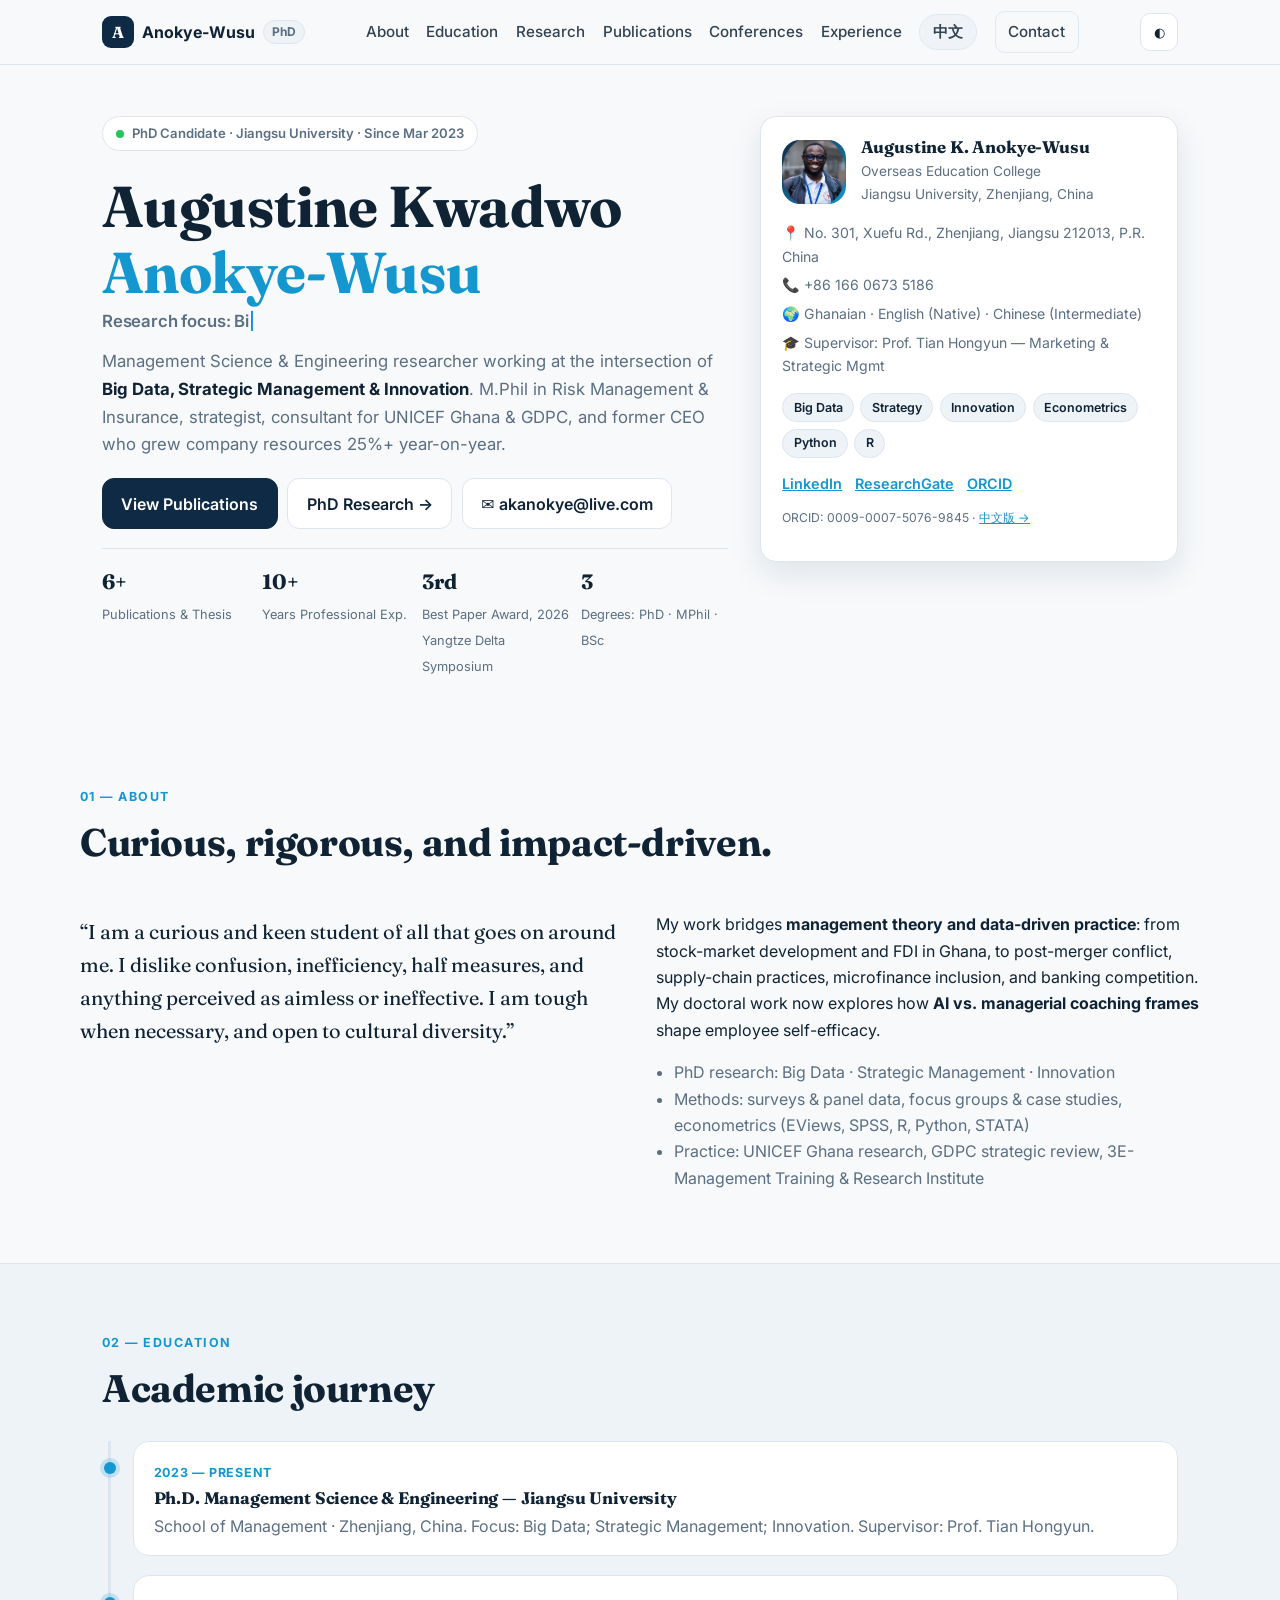
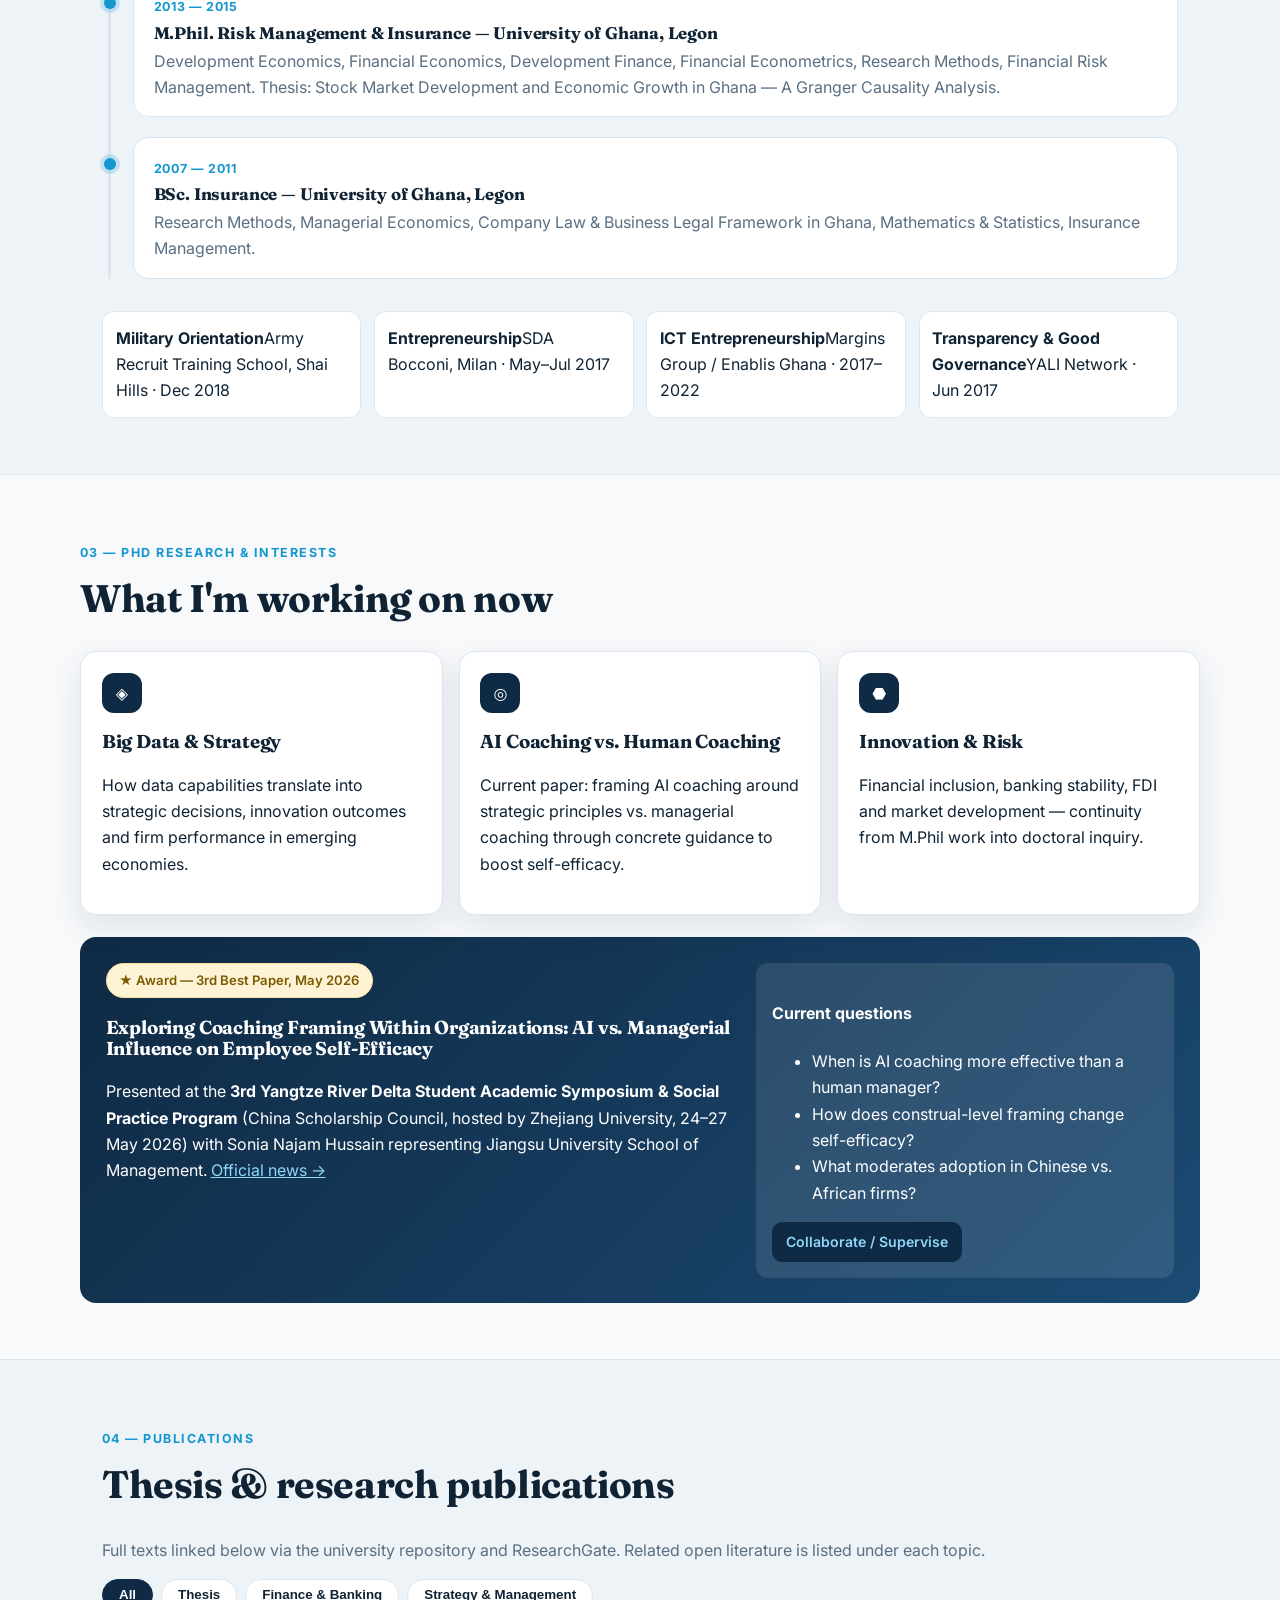
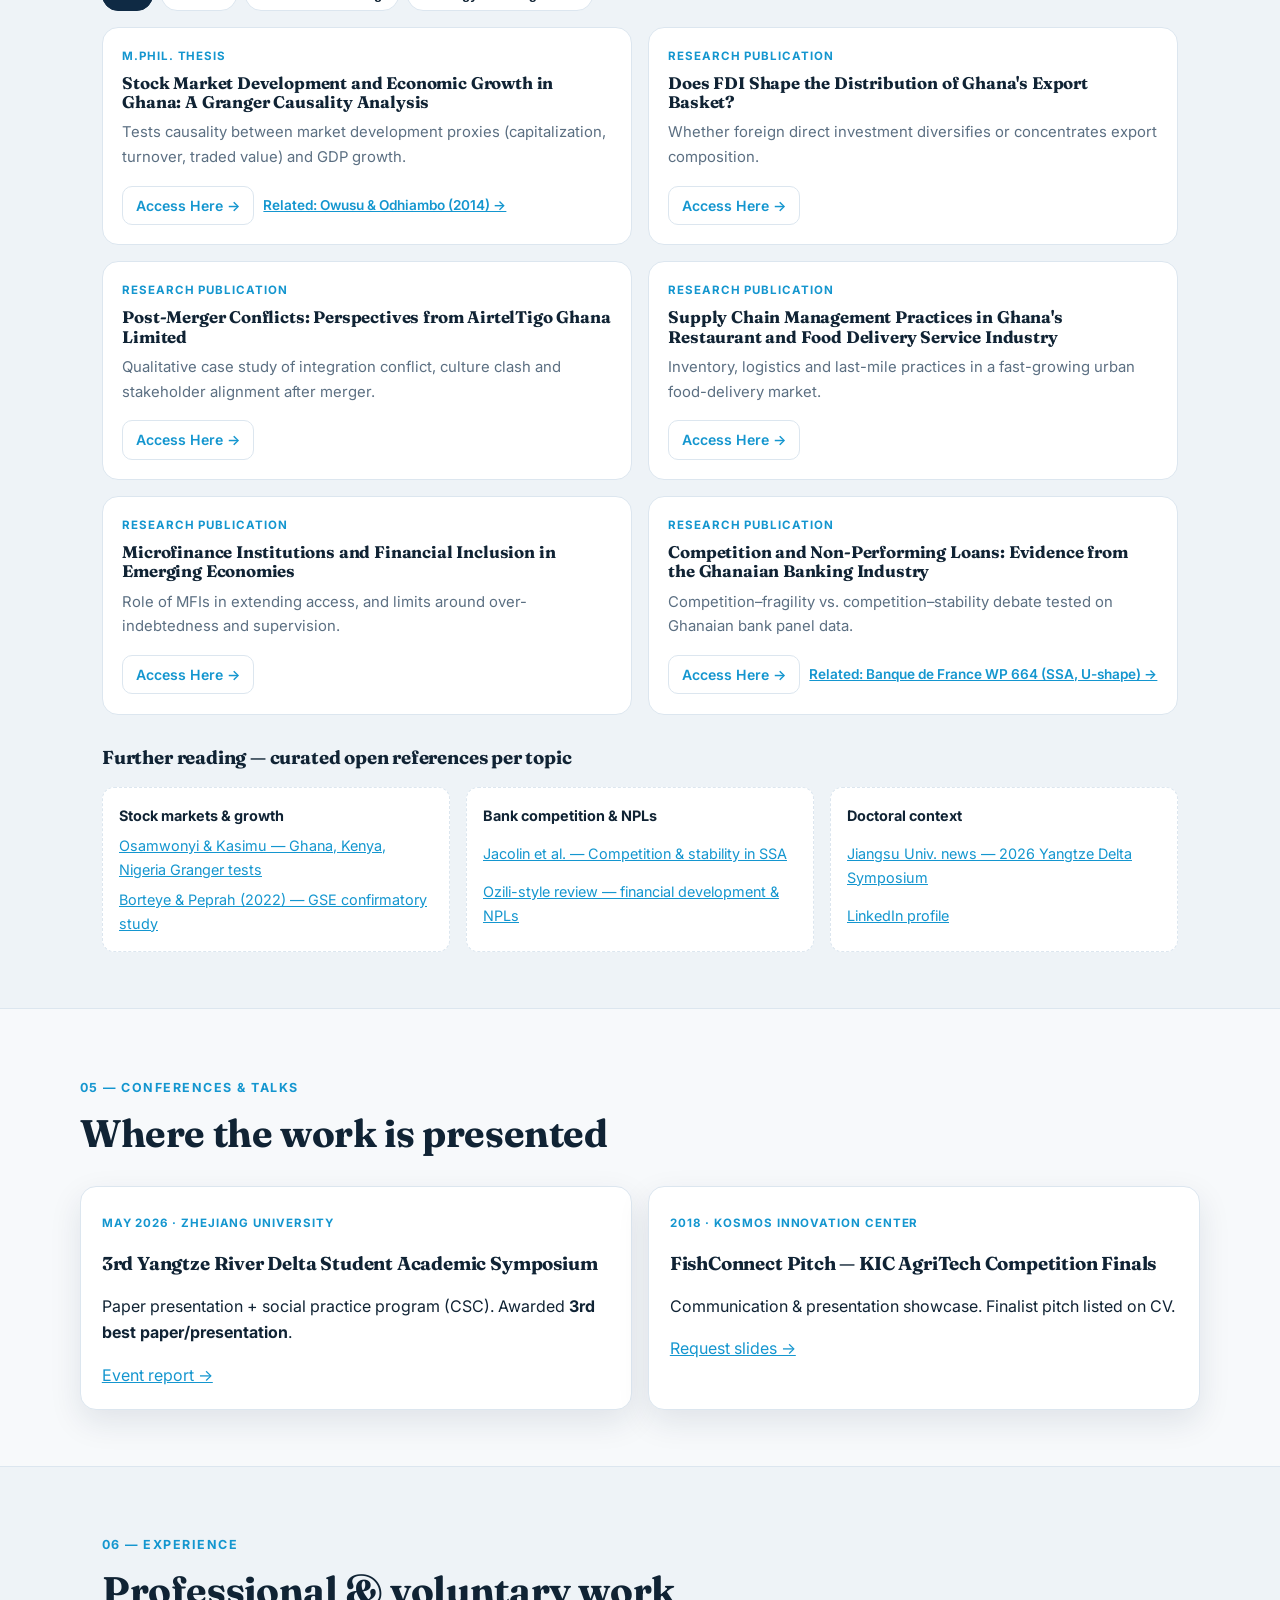
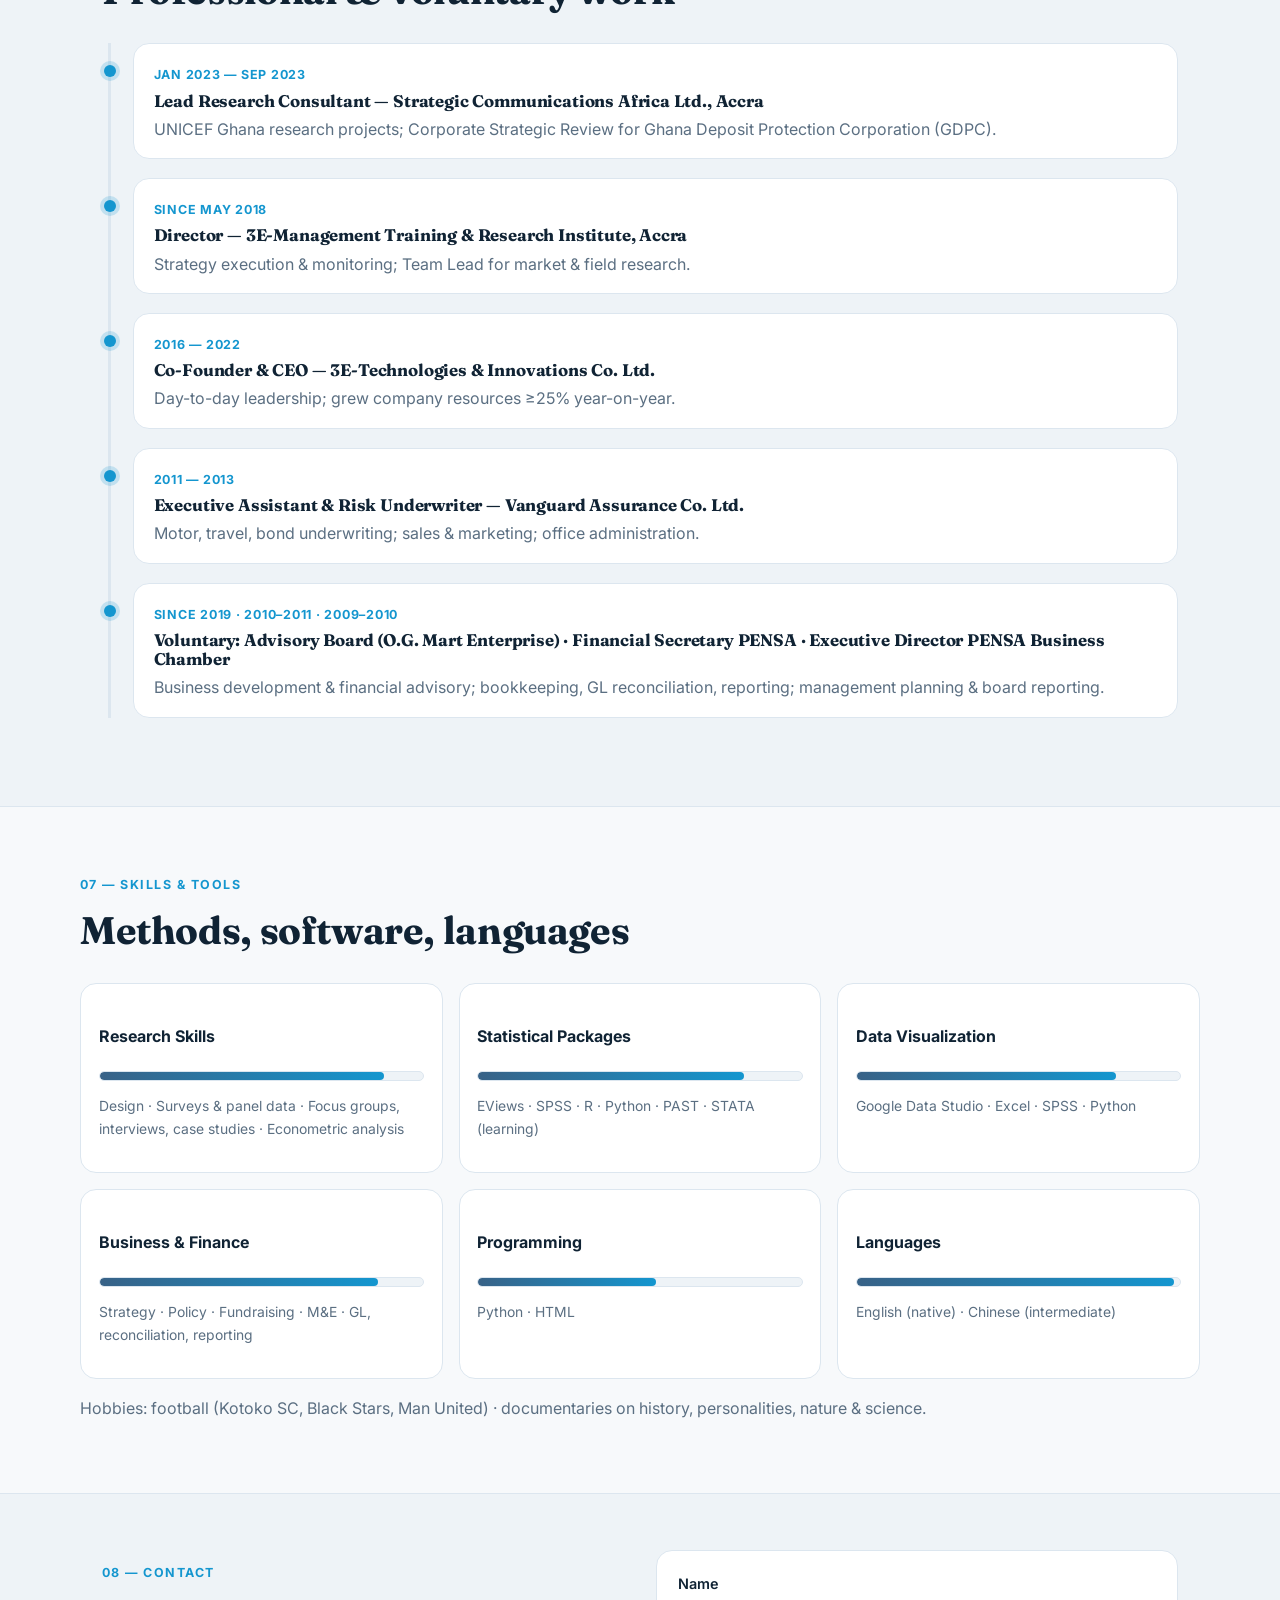
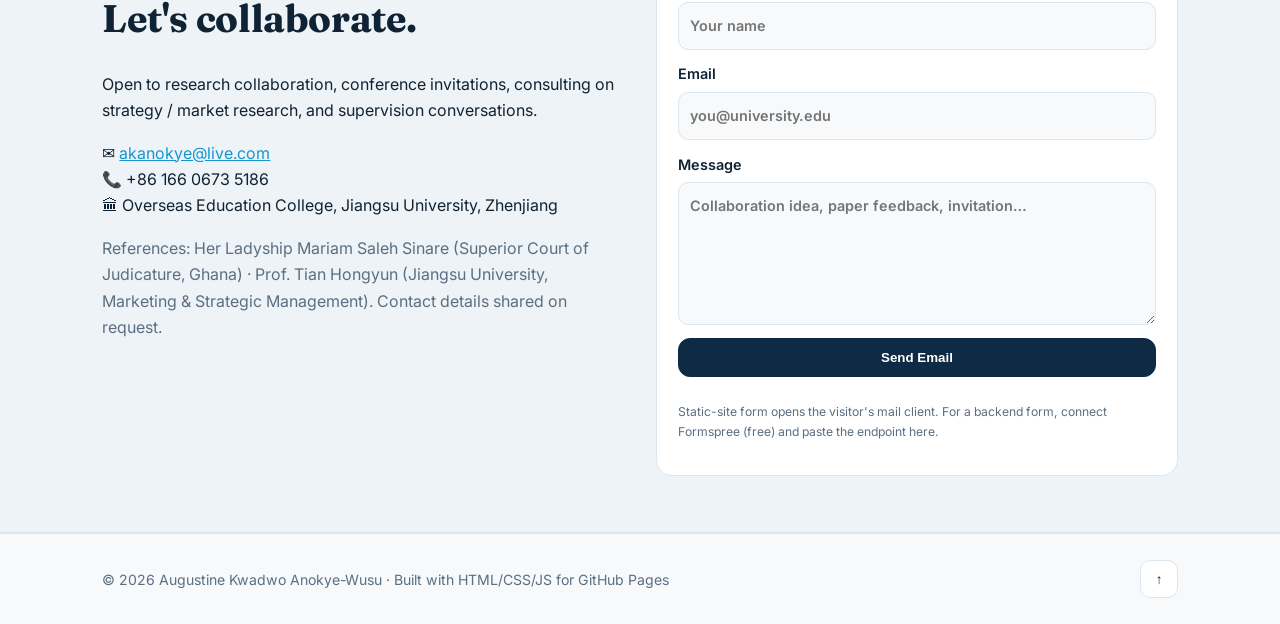
<file: index.html>
<!DOCTYPE html>
<html lang="en" data-theme="light">
<head>
  <meta charset="UTF-8" />
  <meta name="viewport" content="width=device-width, initial-scale=1.0" />
  <title>Augustine Kwadwo Anokye-Wusu | PhD Management Science & Engineering</title>
  <meta name="description" content="Academic portfolio of Augustine Kwadwo Anokye-Wusu, PhD Candidate in Management Science & Engineering at Jiangsu University. Research in Big Data, Strategic Management and Innovation." />
  <link rel="preconnect" href="https://fonts.googleapis.com">
  <link rel="preconnect" href="https://fonts.gstatic.com" crossorigin>
  <link href="https://fonts.googleapis.com/css2?family=Fraunces:opsz,wght@9..144,500;9..144,600;9..144,700&family=Inter:wght@400;500;600;700&display=swap" rel="stylesheet">
  <link rel="stylesheet" href="css/style.css" />
  <link rel="icon" href="data:image/svg+xml,<svg xmlns='http://www.w3.org/2000/svg' viewBox='0 0 100 100'><rect width='100' height='100' rx='20' fill='%230F2A44'/><text x='50' y='66' font-size='48' text-anchor='middle' fill='white' font-family='sans-serif' font-weight='bold'>A</text></svg>">
</head>
<body>
  <div class="scroll-progress" id="scrollProgress"></div>

  <header class="nav" id="navbar">
    <div class="container nav-inner">
      <a href="#home" class="brand"><span class="brand-mark">A</span> Anokye-Wusu <em>PhD</em></a>
      <nav class="nav-links" id="navLinks">
        <a href="#about">About</a>
        <a href="#education">Education</a>
        <a href="#research">Research</a>
        <a href="#publications">Publications</a>
        <a href="#conferences">Conferences</a>
        <a href="#experience">Experience</a>
        <a href="zh.html" class="lang-switch" title="切换到中文版">中文</a>
        <a href="#contact" class="btn btn-sm">Contact</a>
      </nav>
      <div class="nav-actions">
        <button id="themeToggle" class="icon-btn" aria-label="Toggle theme">◐</button>
        <button id="menuBtn" class="icon-btn menu-btn" aria-label="Menu">☰</button>
      </div>
    </div>
  </header>

  <main id="home">
    <!-- HERO -->
    <section class="hero container">
      <div class="hero-text reveal visible">
        <span class="pill"><span class="dot"></span> PhD Candidate · Jiangsu University · Since Mar 2023</span>
        <h1>Augustine Kwadwo <span class="accent">Anokye-Wusu</span></h1>
        <h2 class="typed-line">Research focus: <span id="typed"></span><span class="caret">|</span></h2>
        <p class="lead">Management Science &amp; Engineering researcher working at the intersection of <strong>Big Data, Strategic Management &amp; Innovation</strong>. M.Phil in Risk Management &amp; Insurance, strategist, consultant for UNICEF Ghana &amp; GDPC, and former CEO who grew company resources 25%+ year-on-year.</p>
        <div class="hero-cta">
          <a href="#publications" class="btn btn-primary">View Publications</a>
          <a href="#research" class="btn btn-ghost">PhD Research →</a>
          <a href="#contact" class="btn btn-ghost">✉ akanokye@live.com</a>
        </div>
        <div class="hero-stats">
          <div><strong data-count="6">6</strong><span>Publications &amp; Thesis</span></div>
          <div><strong data-count="10">10+</strong><span>Years Professional Exp.</span></div>
          <div><strong>3rd</strong><span>Best Paper Award, 2026 Yangtze Delta Symposium</span></div>
          <div><strong>3</strong><span>Degrees: PhD · MPhil · BSc</span></div>
        </div>
      </div>
      <div class="hero-card reveal visible">
        <div class="profile-top">
          <div class="avatar photo-avatar"><img src="assets/profile.jpg" alt="Augustine Kwadwo Anokye-Wusu" onerror="this.style.display='none'"><span>AK</span></div>
          <div>
            <h3>Augustine K. Anokye-Wusu</h3>
            <p>Overseas Education College<br>Jiangsu University, Zhenjiang, China</p>
          </div>
        </div>
        <ul class="profile-list">
          <li>📍 No. 301, Xuefu Rd., Zhenjiang, Jiangsu 212013, P.R. China</li>
          <li>📞 +86 166 0673 5186</li>
          <li>🌍 Ghanaian · English (Native) · Chinese (Intermediate)</li>
          <li>🎓 Supervisor: Prof. Tian Hongyun — Marketing &amp; Strategic Mgmt</li>
        </ul>
        <div class="profile-tags">
          <span>Big Data</span><span>Strategy</span><span>Innovation</span><span>Econometrics</span><span>Python</span><span>R</span>
        </div>
        <div class="profile-links">
          <a href="https://www.linkedin.com/in/akanokyewusu" target="_blank" rel="noopener">LinkedIn</a>
          <a href="https://www.researchgate.net/profile/Augustine-Anokye-Wusu?ev=hdr_xprf" target="_blank" rel="noopener">ResearchGate</a>
          <a href="https://orcid.org/0009-0007-5076-9845" target="_blank" rel="noopener">ORCID</a>
        </div>
        <p class="tiny-note">ORCID: 0009-0007-5076-9845 · <a href="zh.html">中文版 →</a></p>
      </div>
    </section>

    <!-- ABOUT -->
    <section id="about" class="section container">
      <p class="kicker reveal">01 — About</p>
      <h2 class="reveal">Curious, rigorous, and impact-driven.</h2>
      <div class="grid-2">
        <p class="reveal large-text">“I am a curious and keen student of all that goes on around me. I dislike confusion, inefficiency, half measures, and anything perceived as aimless or ineffective. I am tough when necessary, and open to cultural diversity.”</p>
        <div class="reveal">
          <p>My work bridges <strong>management theory and data-driven practice</strong>: from stock-market development and FDI in Ghana, to post-merger conflict, supply-chain practices, microfinance inclusion, and banking competition. My doctoral work now explores how <strong>AI vs. managerial coaching frames</strong> shape employee self-efficacy.</p>
          <ul class="check-list">
            <li>PhD research: Big Data · Strategic Management · Innovation</li>
            <li>Methods: surveys &amp; panel data, focus groups &amp; case studies, econometrics (EViews, SPSS, R, Python, STATA)</li>
            <li>Practice: UNICEF Ghana research, GDPC strategic review, 3E-Management Training &amp; Research Institute</li>
          </ul>
        </div>
      </div>
    </section>

    <!-- EDUCATION -->
    <section id="education" class="section section-alt">
      <div class="container">
        <p class="kicker reveal">02 — Education</p>
        <h2 class="reveal">Academic journey</h2>
        <div class="timeline">
          <article class="t-item reveal">
            <span class="t-date">2023 — Present</span>
            <h3>Ph.D. Management Science &amp; Engineering — Jiangsu University</h3>
            <p>School of Management · Zhenjiang, China. Focus: Big Data; Strategic Management; Innovation. Supervisor: Prof. Tian Hongyun.</p>
          </article>
          <article class="t-item reveal">
            <span class="t-date">2013 — 2015</span>
            <h3>M.Phil. Risk Management &amp; Insurance — University of Ghana, Legon</h3>
            <p>Development Economics, Financial Economics, Development Finance, Financial Econometrics, Research Methods, Financial Risk Management. Thesis: Stock Market Development and Economic Growth in Ghana — A Granger Causality Analysis.</p>
          </article>
          <article class="t-item reveal">
            <span class="t-date">2007 — 2011</span>
            <h3>BSc. Insurance — University of Ghana, Legon</h3>
            <p>Research Methods, Managerial Economics, Company Law &amp; Business Legal Framework in Ghana, Mathematics &amp; Statistics, Insurance Management.</p>
          </article>
        </div>
        <div class="cert-grid">
          <div class="cert reveal"><strong>Military Orientation</strong><span>Army Recruit Training School, Shai Hills · Dec 2018</span></div>
          <div class="cert reveal"><strong>Entrepreneurship</strong><span>SDA Bocconi, Milan · May–Jul 2017</span></div>
          <div class="cert reveal"><strong>ICT Entrepreneurship</strong><span>Margins Group / Enablis Ghana · 2017–2022</span></div>
          <div class="cert reveal"><strong>Transparency &amp; Good Governance</strong><span>YALI Network · Jun 2017</span></div>
        </div>
      </div>
    </section>

    <!-- RESEARCH -->
    <section id="research" class="section container">
      <p class="kicker reveal">03 — PhD Research &amp; Interests</p>
      <h2 class="reveal">What I'm working on now</h2>
      <div class="cards-3">
        <div class="card reveal"><div class="card-icon">◈</div><h3>Big Data &amp; Strategy</h3><p>How data capabilities translate into strategic decisions, innovation outcomes and firm performance in emerging economies.</p></div>
        <div class="card reveal"><div class="card-icon">◎</div><h3>AI Coaching vs. Human Coaching</h3><p>Current paper: framing AI coaching around strategic principles vs. managerial coaching through concrete guidance to boost self-efficacy.</p></div>
        <div class="card reveal"><div class="card-icon">⬣</div><h3>Innovation &amp; Risk</h3><p>Financial inclusion, banking stability, FDI and market development — continuity from M.Phil work into doctoral inquiry.</p></div>
      </div>
      <div class="spotlight reveal">
        <div>
          <span class="pill pill-gold">★ Award — 3rd Best Paper, May 2026</span>
          <h3>Exploring Coaching Framing Within Organizations: AI vs. Managerial Influence on Employee Self-Efficacy</h3>
          <p>Presented at the <strong>3rd Yangtze River Delta Student Academic Symposium &amp; Social Practice Program</strong> (China Scholarship Council, hosted by Zhejiang University, 24–27 May 2026) with Sonia Najam Hussain representing Jiangsu University School of Management. <a href="https://manager.ujs.edu.cn/info/1162/60057.htm" target="_blank" rel="noopener">Official news →</a></p>
        </div>
        <div class="spot-side">
          <h4>Current questions</h4>
          <ul>
            <li>When is AI coaching more effective than a human manager?</li>
            <li>How does construal-level framing change self-efficacy?</li>
            <li>What moderates adoption in Chinese vs. African firms?</li>
          </ul>
          <a class="btn btn-sm btn-primary" href="#contact">Collaborate / Supervise</a>
        </div>
      </div>
    </section>

    <!-- PUBLICATIONS -->
    <section id="publications" class="section section-alt">
      <div class="container">
        <p class="kicker reveal">04 — Publications</p>
        <h2 class="reveal">Thesis &amp; research publications</h2>
        <p class="muted reveal">Full texts linked below via the university repository and ResearchGate. Related open literature is listed under each topic.</p>
        <div class="filters reveal">
          <button class="filter-btn active" data-filter="all">All</button>
          <button class="filter-btn" data-filter="thesis">Thesis</button>
          <button class="filter-btn" data-filter="finance">Finance &amp; Banking</button>
          <button class="filter-btn" data-filter="strategy">Strategy &amp; Management</button>
        </div>
        <div class="pub-grid" id="pubGrid">
          <article class="pub reveal" data-cat="thesis finance">
            <span class="pub-tag">M.Phil. Thesis</span>
            <h3>Stock Market Development and Economic Growth in Ghana: A Granger Causality Analysis</h3>
            <p>Tests causality between market development proxies (capitalization, turnover, traded value) and GDP growth.</p>
            <div class="pub-links"><a href="http://197.255.68.203/handle/123456789/21995" target="_blank" rel="noopener" class="btn btn-sm">Access Here →</a><a href="https://doi.org/10.1080/13504851.2013.844315" target="_blank" rel="noopener">Related: Owusu &amp; Odhiambo (2014) →</a></div>
          </article>
          <article class="pub reveal" data-cat="finance">
            <span class="pub-tag">Research Publication</span>
            <h3>Does FDI Shape the Distribution of Ghana's Export Basket?</h3>
            <p>Whether foreign direct investment diversifies or concentrates export composition.</p>
            <div class="pub-links"><a href="https://www.researchgate.net/publication/358461974_DOES_FDI_SHAPE_THE_DISTRIBUTION_OF_GHANA%27S_EXPORT_BASKET" target="_blank" rel="noopener" class="btn btn-sm">Access Here →</a></div>
          </article>
          <article class="pub reveal" data-cat="strategy">
            <span class="pub-tag">Research Publication</span>
            <h3>Post-Merger Conflicts: Perspectives from AirtelTigo Ghana Limited</h3>
            <p>Qualitative case study of integration conflict, culture clash and stakeholder alignment after merger.</p>
            <div class="pub-links"><a href="https://www.researchgate.net/publication/356718440_Post-Merger_Conflicts_Perspectives_from_AirtelTigo_Ghana_Limited" target="_blank" rel="noopener" class="btn btn-sm">Access Here →</a></div>
          </article>
          <article class="pub reveal" data-cat="strategy">
            <span class="pub-tag">Research Publication</span>
            <h3>Supply Chain Management Practices in Ghana's Restaurant and Food Delivery Service Industry</h3>
            <p>Inventory, logistics and last-mile practices in a fast-growing urban food-delivery market.</p>
            <div class="pub-links"><a href="https://www.researchgate.net/publication/356683039_Supply_Chain_Management_Practices_in_Ghana%27s_Restaurant_and_Food_Delivery_Service_Industry" target="_blank" rel="noopener" class="btn btn-sm">Access Here →</a></div>
          </article>
          <article class="pub reveal" data-cat="finance">
            <span class="pub-tag">Research Publication</span>
            <h3>Microfinance Institutions and Financial Inclusion in Emerging Economies</h3>
            <p>Role of MFIs in extending access, and limits around over-indebtedness and supervision.</p>
            <div class="pub-links"><a href="https://www.researchgate.net/publication/356717969_MICROFINANCE_INSTITUTIONS_AND_FINANCIAL_INCLUSION_IN_EMERGING_ECONOMIES" target="_blank" rel="noopener" class="btn btn-sm">Access Here →</a></div>
          </article>
          <article class="pub reveal" data-cat="finance">
            <span class="pub-tag">Research Publication</span>
            <h3>Competition and Non-Performing Loans: Evidence from the Ghanaian Banking Industry</h3>
            <p>Competition–fragility vs. competition–stability debate tested on Ghanaian bank panel data.</p>
            <div class="pub-links"><a href="https://www.researchgate.net/publication/338801748_COMPETITION_AND_NON-PERFORMING_LOANS_EVIDENCE_FROM_THE_GHANAIAN_BANKING_INDUSTRY" target="_blank" rel="noopener" class="btn btn-sm">Access Here →</a><a href="https://www.banque-france.fr/system/files/2023-05/wp664_0.pdf" target="_blank" rel="noopener">Related: Banque de France WP 664 (SSA, U-shape) →</a></div>
          </article>
        </div>

        <h3 class="reveal ref-title">Further reading — curated open references per topic</h3>
        <div class="ref-grid">
          <div class="ref reveal"><strong>Stock markets &amp; growth</strong><a href="https://sciedu.ca/journal/index.php/ijfr/article/download/2657/1512" target="_blank" rel="noopener">Osamwonyi &amp; Kasimu — Ghana, Kenya, Nigeria Granger tests</a><a href="https://doi.org/10.5539/ijef.v14n3p1" target="_blank" rel="noopener">Borteye &amp; Peprah (2022) — GSE confirmatory study</a></div>
          <div class="ref reveal"><strong>Bank competition &amp; NPLs</strong><a href="https://hal.science/hal-02887007/document" target="_blank" rel="noopener">Jacolin et al. — Competition &amp; stability in SSA</a><a href="https://mpra.ub.uni-muenchen.de/92211/1/MPRA_paper_90333.pdf" target="_blank" rel="noopener">Ozili-style review — financial development &amp; NPLs</a></div>
          <div class="ref reveal"><strong>Doctoral context</strong><a href="https://manager.ujs.edu.cn/info/1162/60057.htm" target="_blank" rel="noopener">Jiangsu Univ. news — 2026 Yangtze Delta Symposium</a><a href="https://www.linkedin.com/in/akanokyewusu" target="_blank" rel="noopener">LinkedIn profile</a></div>
        </div>
      </div>
    </section>

    <!-- CONFERENCES -->
    <section id="conferences" class="section container">
      <p class="kicker reveal">05 — Conferences &amp; Talks</p>
      <h2 class="reveal">Where the work is presented</h2>
      <div class="cards-2">
        <article class="card reveal">
          <span class="pub-tag">May 2026 · Zhejiang University</span>
          <h3>3rd Yangtze River Delta Student Academic Symposium</h3>
          <p>Paper presentation + social practice program (CSC). Awarded <strong>3rd best paper/presentation</strong>.</p>
          <a href="https://manager.ujs.edu.cn/info/1162/60057.htm" target="_blank" rel="noopener">Event report →</a>
        </article>
        <article class="card reveal">
          <span class="pub-tag">2018 · Kosmos Innovation Center</span>
          <h3>FishConnect Pitch — KIC AgriTech Competition Finals</h3>
          <p>Communication &amp; presentation showcase. Finalist pitch listed on CV.</p>
          <a href="#contact">Request slides →</a>
        </article>
      </div>
    </section>

    <!-- EXPERIENCE -->
    <section id="experience" class="section section-alt">
      <div class="container">
        <p class="kicker reveal">06 — Experience</p>
        <h2 class="reveal">Professional &amp; voluntary work</h2>
        <div class="timeline">
          <article class="t-item reveal"><span class="t-date">Jan 2023 — Sep 2023</span><h3>Lead Research Consultant — Strategic Communications Africa Ltd., Accra</h3><p>UNICEF Ghana research projects; Corporate Strategic Review for Ghana Deposit Protection Corporation (GDPC).</p></article>
          <article class="t-item reveal"><span class="t-date">Since May 2018</span><h3>Director — 3E-Management Training &amp; Research Institute, Accra</h3><p>Strategy execution &amp; monitoring; Team Lead for market &amp; field research.</p></article>
          <article class="t-item reveal"><span class="t-date">2016 — 2022</span><h3>Co-Founder &amp; CEO — 3E-Technologies &amp; Innovations Co. Ltd.</h3><p>Day-to-day leadership; grew company resources ≥25% year-on-year.</p></article>
          <article class="t-item reveal"><span class="t-date">2011 — 2013</span><h3>Executive Assistant &amp; Risk Underwriter — Vanguard Assurance Co. Ltd.</h3><p>Motor, travel, bond underwriting; sales &amp; marketing; office administration.</p></article>
          <article class="t-item reveal"><span class="t-date">Since 2019 · 2010–2011 · 2009–2010</span><h3>Voluntary: Advisory Board (O.G. Mart Enterprise) · Financial Secretary PENSA · Executive Director PENSA Business Chamber</h3><p>Business development &amp; financial advisory; bookkeeping, GL reconciliation, reporting; management planning &amp; board reporting.</p></article>
        </div>
      </div>
    </section>

    <!-- SKILLS -->
    <section id="skills" class="section container">
      <p class="kicker reveal">07 — Skills &amp; Tools</p>
      <h2 class="reveal">Methods, software, languages</h2>
      <div class="skills-grid">
        <div class="skill reveal"><h4>Research Skills</h4><div class="bar"><i style="--w:88%"></i></div><p>Design · Surveys &amp; panel data · Focus groups, interviews, case studies · Econometric analysis</p></div>
        <div class="skill reveal"><h4>Statistical Packages</h4><div class="bar"><i style="--w:82%"></i></div><p>EViews · SPSS · R · Python · PAST · STATA (learning)</p></div>
        <div class="skill reveal"><h4>Data Visualization</h4><div class="bar"><i style="--w:80%"></i></div><p>Google Data Studio · Excel · SPSS · Python</p></div>
        <div class="skill reveal"><h4>Business &amp; Finance</h4><div class="bar"><i style="--w:86%"></i></div><p>Strategy · Policy · Fundraising · M&amp;E · GL, reconciliation, reporting</p></div>
        <div class="skill reveal"><h4>Programming</h4><div class="bar"><i style="--w:55%"></i></div><p>Python · HTML</p></div>
        <div class="skill reveal"><h4>Languages</h4><div class="bar"><i style="--w:98%"></i></div><p>English (native) · Chinese (intermediate)</p></div>
      </div>
      <p class="muted reveal">Hobbies: football (Kotoko SC, Black Stars, Man United) · documentaries on history, personalities, nature &amp; science.</p>
    </section>

    <!-- CONTACT -->
    <section id="contact" class="section section-alt">
      <div class="container contact-grid">
        <div class="reveal">
          <p class="kicker">08 — Contact</p>
          <h2>Let's collaborate.</h2>
          <p>Open to research collaboration, conference invitations, consulting on strategy / market research, and supervision conversations.</p>
          <ul class="contact-list">
            <li>✉ <a href="mailto:akanokye@live.com">akanokye@live.com</a></li>
            <li>📞 +86 166 0673 5186</li>
            <li>🏛 Overseas Education College, Jiangsu University, Zhenjiang</li>
          </ul>
          <p class="muted">References: Her Ladyship Mariam Saleh Sinare (Superior Court of Judicature, Ghana) · Prof. Tian Hongyun (Jiangsu University, Marketing &amp; Strategic Management). Contact details shared on request.</p>
        </div>
        <form class="contact-form reveal" action="mailto:akanokye@live.com" method="post" enctype="text/plain">
          <label>Name<input type="text" name="name" placeholder="Your name" required></label>
          <label>Email<input type="email" name="email" placeholder="you@university.edu" required></label>
          <label>Message<textarea name="message" rows="5" placeholder="Collaboration idea, paper feedback, invitation…" required></textarea></label>
          <button class="btn btn-primary" type="submit">Send Email</button>
          <p class="tiny-note">Static-site form opens the visitor's mail client. For a backend form, connect Formspree (free) and paste the endpoint here.</p>
        </form>
      </div>
    </section>
  </main>

  <footer class="footer">
    <div class="container footer-inner">
      <p>© <span id="year"></span> Augustine Kwadwo Anokye-Wusu · Built with HTML/CSS/JS for GitHub Pages</p>
      <button id="toTop" class="icon-btn" aria-label="Back to top">↑</button>
    </div>
  </footer>

  <script src="js/main.js"></script>
</body>
</html>
</file>
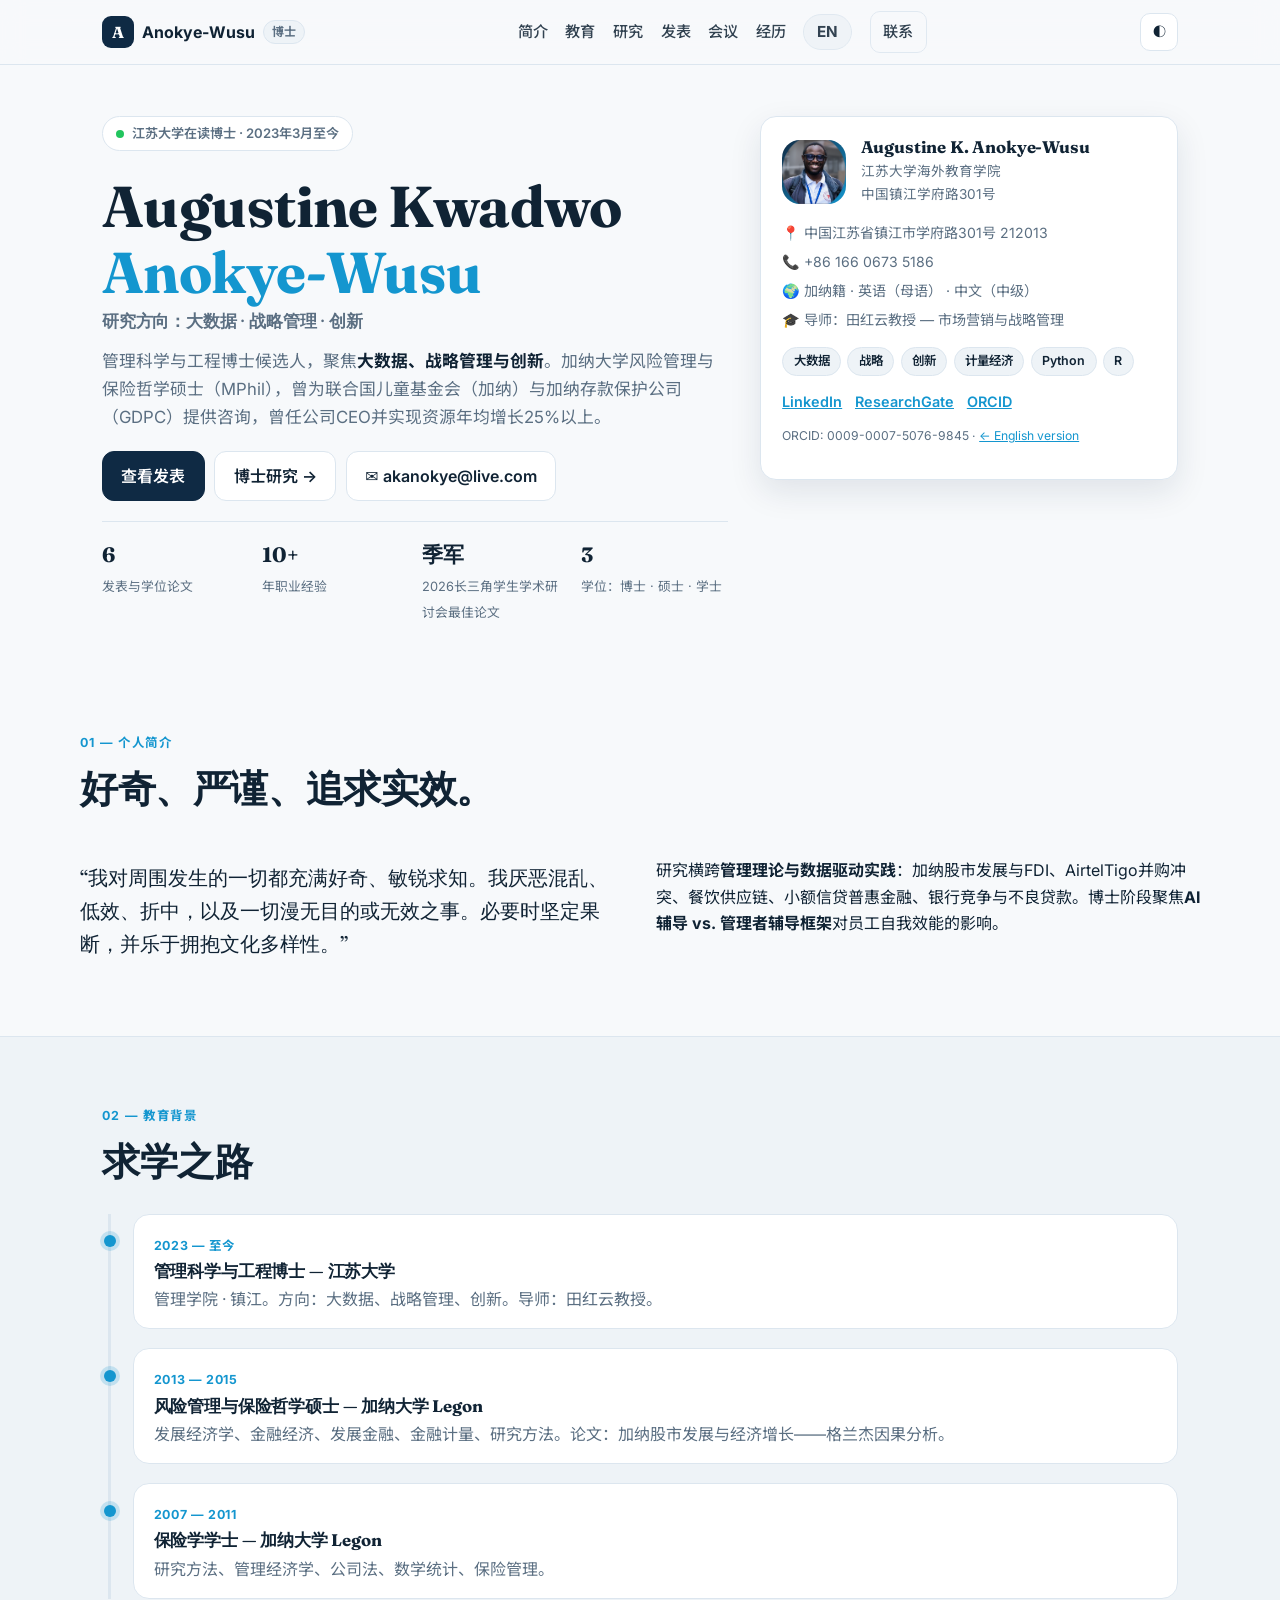
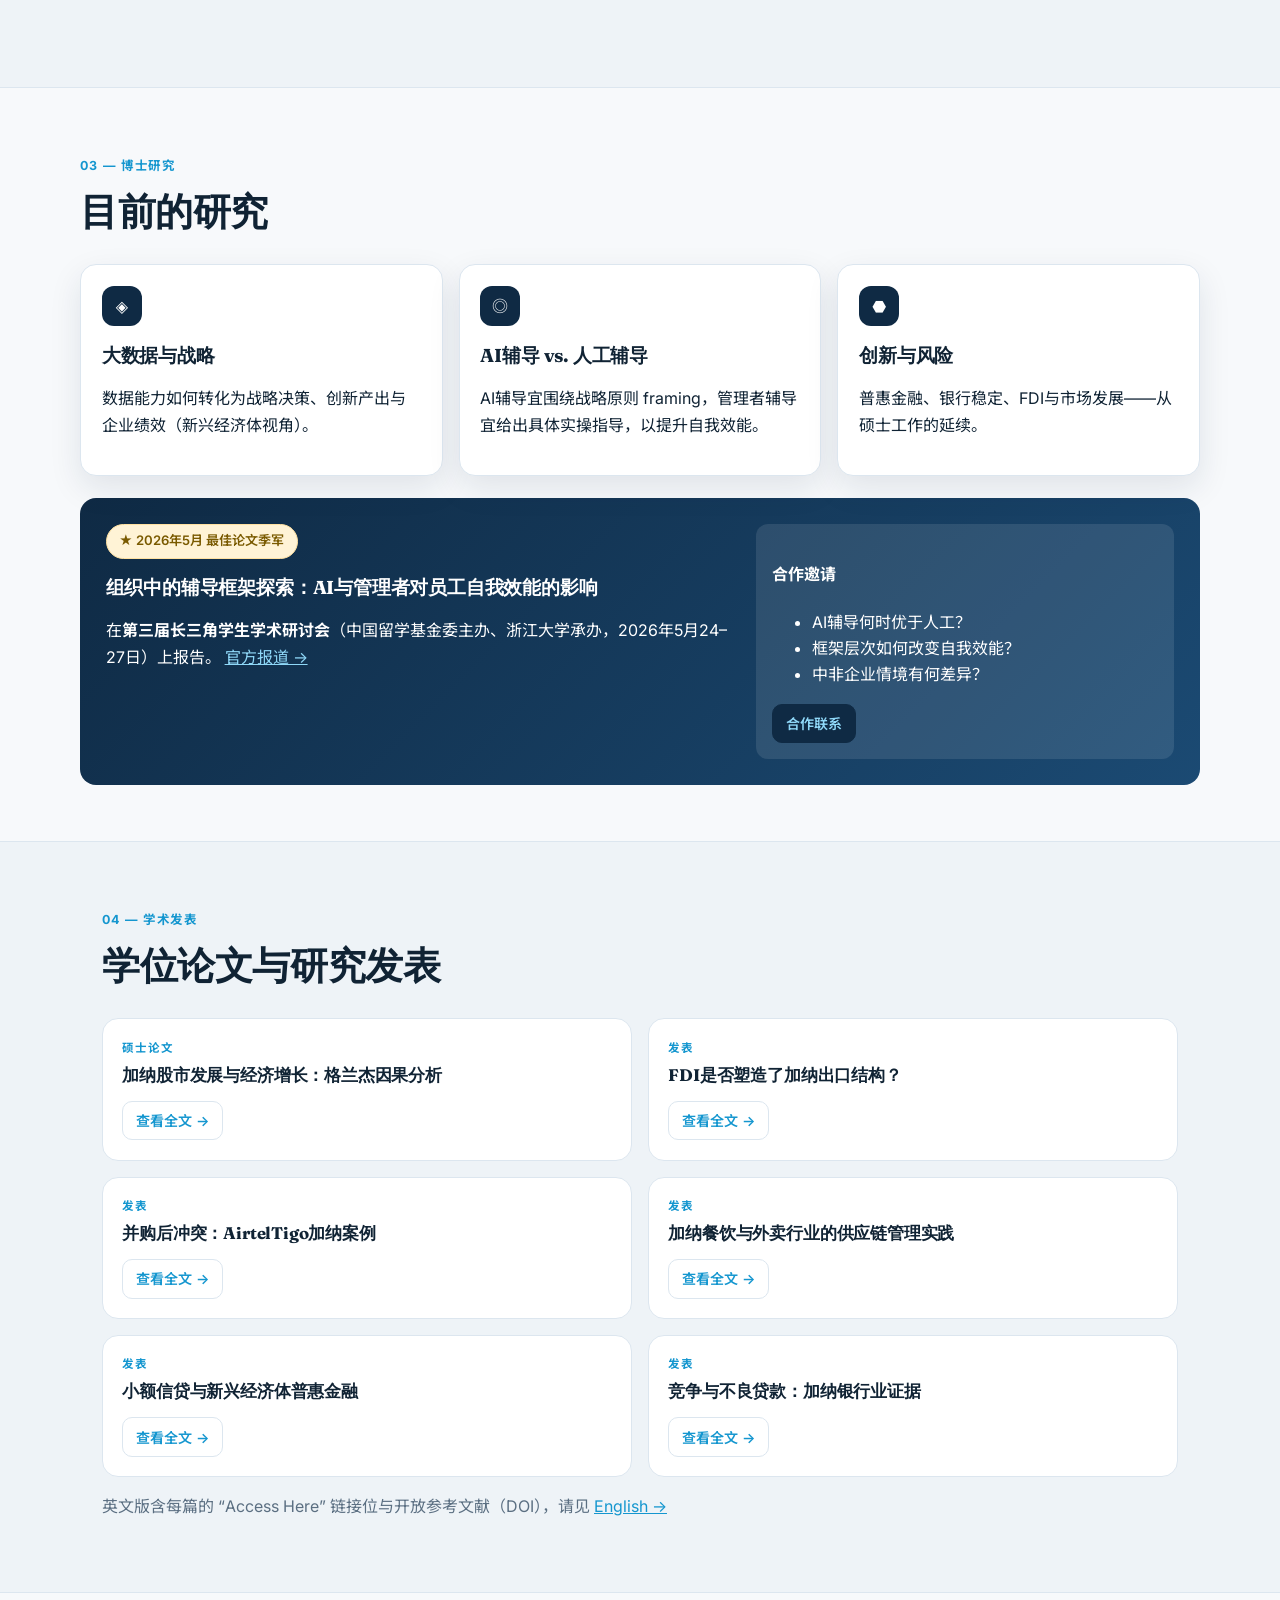
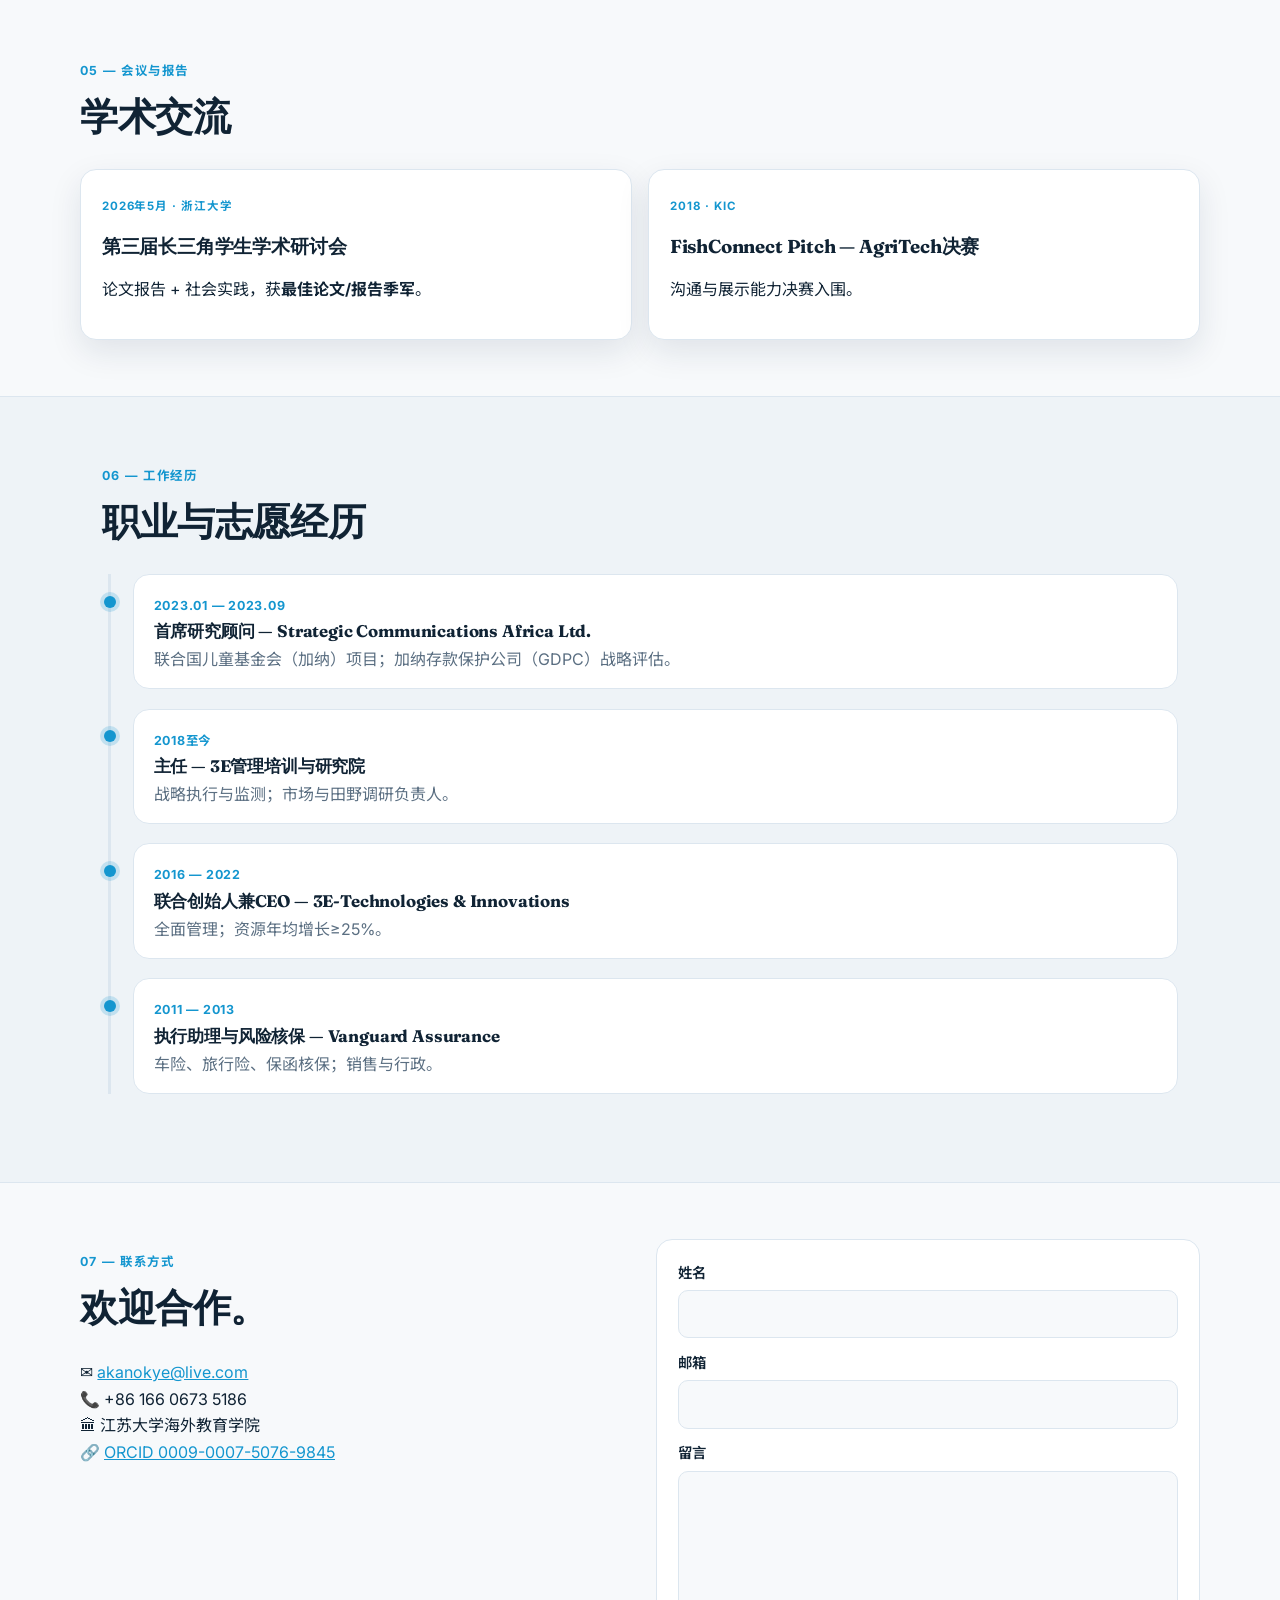
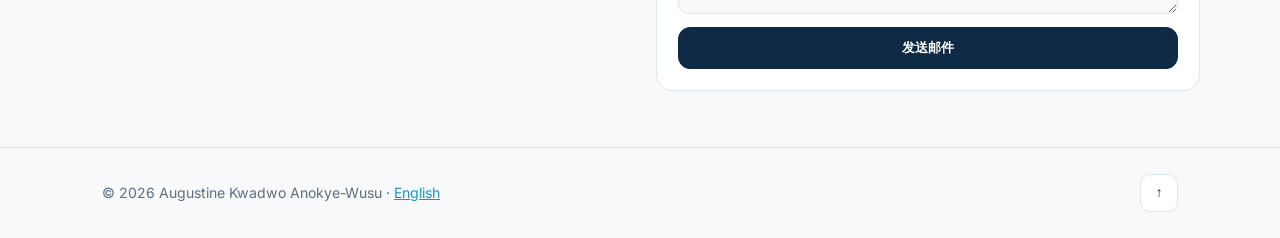
<file: zh.html>
<!DOCTYPE html>
<html lang="zh-CN" data-theme="light">
<head>
  <meta charset="UTF-8" />
  <meta name="viewport" content="width=device-width, initial-scale=1.0" />
  <title>Augustine Kwadwo Anokye-Wusu | 管理科学与工程博士</title>
  <meta name="description" content="江苏大学管理科学与工程博士候选人 Augustine Kwadwo Anokye-Wusu 学术主页：大数据、战略管理与创新。" />
  <link rel="preconnect" href="https://fonts.googleapis.com">
  <link rel="preconnect" href="https://fonts.gstatic.com" crossorigin>
  <link href="https://fonts.googleapis.com/css2?family=Fraunces:opsz,wght@9..144,500;9..144,600;9..144,700&family=Inter:wght@400;500;600;700&family=Noto+Sans+SC:wght@400;500;700&display=swap" rel="stylesheet">
  <link rel="stylesheet" href="css/style.css" />
  <style>body{font-family:'Inter','Noto Sans SC',system-ui,sans-serif}</style>
</head>
<body>
  <div class="scroll-progress" id="scrollProgress"></div>
  <header class="nav"><div class="container nav-inner">
    <a href="index.html" class="brand"><span class="brand-mark">A</span> Anokye-Wusu <em>博士</em></a>
    <nav class="nav-links" id="navLinks">
      <a href="#about">简介</a><a href="#education">教育</a><a href="#research">研究</a>
      <a href="#publications">发表</a><a href="#conferences">会议</a><a href="#experience">经历</a>
      <a href="index.html" class="lang-switch">EN</a>
      <a href="#contact" class="btn btn-sm">联系</a>
    </nav>
    <div class="nav-actions"><button id="themeToggle" class="icon-btn">◐</button><button id="menuBtn" class="icon-btn menu-btn">☰</button></div>
  </div></header>
  <main>
    <section class="hero container">
      <div class="hero-text reveal visible">
        <span class="pill"><span class="dot"></span> 江苏大学在读博士 · 2023年3月至今</span>
        <h1>Augustine Kwadwo <span class="accent">Anokye-Wusu</span></h1>
        <h2 class="typed-line">研究方向：大数据 · 战略管理 · 创新</h2>
        <p class="lead">管理科学与工程博士候选人，聚焦<strong>大数据、战略管理与创新</strong>。加纳大学风险管理与保险哲学硕士（MPhil），曾为联合国儿童基金会（加纳）与加纳存款保护公司（GDPC）提供咨询，曾任公司CEO并实现资源年均增长25%以上。</p>
        <div class="hero-cta">
          <a href="#publications" class="btn btn-primary">查看发表</a>
          <a href="#research" class="btn btn-ghost">博士研究 →</a>
          <a href="mailto:akanokye@live.com" class="btn btn-ghost">✉ akanokye@live.com</a>
        </div>
        <div class="hero-stats">
          <div><strong>6</strong><span>发表与学位论文</span></div>
          <div><strong>10+</strong><span>年职业经验</span></div>
          <div><strong>季军</strong><span>2026长三角学生学术研讨会最佳论文</span></div>
          <div><strong>3</strong><span>学位：博士 · 硕士 · 学士</span></div>
        </div>
      </div>
      <div class="hero-card reveal visible">
        <div class="profile-top">
          <div class="avatar photo-avatar"><img src="assets/profile.jpg" alt="Augustine" onerror="this.style.display='none'"><span>AK</span></div>
          <div><h3>Augustine K. Anokye-Wusu</h3><p>江苏大学海外教育学院<br>中国镇江学府路301号</p></div>
        </div>
        <ul class="profile-list">
          <li>📍 中国江苏省镇江市学府路301号 212013</li>
          <li>📞 +86 166 0673 5186</li>
          <li>🌍 加纳籍 · 英语（母语） · 中文（中级）</li>
          <li>🎓 导师：田红云教授 — 市场营销与战略管理</li>
        </ul>
        <div class="profile-tags"><span>大数据</span><span>战略</span><span>创新</span><span>计量经济</span><span>Python</span><span>R</span></div>
        <div class="profile-links">
          <a href="https://www.linkedin.com/in/akanokyewusu" target="_blank" rel="noopener">LinkedIn</a>
          <a href="https://www.researchgate.net/profile/Augustine-Anokye-Wusu?ev=hdr_xprf" target="_blank" rel="noopener">ResearchGate</a>
          <a href="https://orcid.org/0009-0007-5076-9845" target="_blank" rel="noopener">ORCID</a>
        </div>
        <p class="tiny-note">ORCID: 0009-0007-5076-9845 · <a href="index.html">← English version</a></p>
      </div>
    </section>

    <section id="about" class="section container">
      <p class="kicker reveal">01 — 个人简介</p><h2 class="reveal">好奇、严谨、追求实效。</h2>
      <div class="grid-2">
        <p class="reveal large-text">“我对周围发生的一切都充满好奇、敏锐求知。我厌恶混乱、低效、折中，以及一切漫无目的或无效之事。必要时坚定果断，并乐于拥抱文化多样性。”</p>
        <div class="reveal"><p>研究横跨<strong>管理理论与数据驱动实践</strong>：加纳股市发展与FDI、AirtelTigo并购冲突、餐饮供应链、小额信贷普惠金融、银行竞争与不良贷款。博士阶段聚焦<strong>AI辅导 vs. 管理者辅导框架</strong>对员工自我效能的影响。</p></div>
      </div>
    </section>

    <section id="education" class="section section-alt"><div class="container">
      <p class="kicker reveal">02 — 教育背景</p><h2 class="reveal">求学之路</h2>
      <div class="timeline">
        <article class="t-item reveal"><span class="t-date">2023 — 至今</span><h3>管理科学与工程博士 — 江苏大学</h3><p>管理学院 · 镇江。方向：大数据、战略管理、创新。导师：田红云教授。</p></article>
        <article class="t-item reveal"><span class="t-date">2013 — 2015</span><h3>风险管理与保险哲学硕士 — 加纳大学 Legon</h3><p>发展经济学、金融经济、发展金融、金融计量、研究方法。论文：加纳股市发展与经济增长——格兰杰因果分析。</p></article>
        <article class="t-item reveal"><span class="t-date">2007 — 2011</span><h3>保险学学士 — 加纳大学 Legon</h3><p>研究方法、管理经济学、公司法、数学统计、保险管理。</p></article>
      </div>
    </div></section>

    <section id="research" class="section container">
      <p class="kicker reveal">03 — 博士研究</p><h2 class="reveal">目前的研究</h2>
      <div class="cards-3">
        <div class="card reveal"><div class="card-icon">◈</div><h3>大数据与战略</h3><p>数据能力如何转化为战略决策、创新产出与企业绩效（新兴经济体视角）。</p></div>
        <div class="card reveal"><div class="card-icon">◎</div><h3>AI辅导 vs. 人工辅导</h3><p>AI辅导宜围绕战略原则 framing，管理者辅导宜给出具体实操指导，以提升自我效能。</p></div>
        <div class="card reveal"><div class="card-icon">⬣</div><h3>创新与风险</h3><p>普惠金融、银行稳定、FDI与市场发展——从硕士工作的延续。</p></div>
      </div>
      <div class="spotlight reveal"><div>
        <span class="pill pill-gold">★ 2026年5月 最佳论文季军</span>
        <h3>组织中的辅导框架探索：AI与管理者对员工自我效能的影响</h3>
        <p>在<strong>第三届长三角学生学术研讨会</strong>（中国留学基金委主办、浙江大学承办，2026年5月24–27日）上报告。 <a href="https://manager.ujs.edu.cn/info/1162/60057.htm" target="_blank" rel="noopener">官方报道 →</a></p>
      </div><div class="spot-side"><h4>合作邀请</h4><ul><li>AI辅导何时优于人工？</li><li>框架层次如何改变自我效能？</li><li>中非企业情境有何差异？</li></ul><a class="btn btn-sm btn-primary" href="mailto:akanokye@live.com">合作联系</a></div></div>
    </section>

    <section id="publications" class="section section-alt"><div class="container">
      <p class="kicker reveal">04 — 学术发表</p><h2 class="reveal">学位论文与研究发表</h2>
      <div class="pub-grid">
        <article class="pub reveal"><span class="pub-tag">硕士论文</span><h3>加纳股市发展与经济增长：格兰杰因果分析</h3><div class="pub-links"><a href="http://197.255.68.203/handle/123456789/21995" target="_blank" rel="noopener" class="btn btn-sm">查看全文 →</a></div></article>
        <article class="pub reveal"><span class="pub-tag">发表</span><h3>FDI是否塑造了加纳出口结构？</h3><div class="pub-links"><a href="https://www.researchgate.net/publication/358461974_DOES_FDI_SHAPE_THE_DISTRIBUTION_OF_GHANA%27S_EXPORT_BASKET" target="_blank" rel="noopener" class="btn btn-sm">查看全文 →</a></div></article>
        <article class="pub reveal"><span class="pub-tag">发表</span><h3>并购后冲突：AirtelTigo加纳案例</h3><div class="pub-links"><a href="https://www.researchgate.net/publication/356718440_Post-Merger_Conflicts_Perspectives_from_AirtelTigo_Ghana_Limited" target="_blank" rel="noopener" class="btn btn-sm">查看全文 →</a></div></article>
        <article class="pub reveal"><span class="pub-tag">发表</span><h3>加纳餐饮与外卖行业的供应链管理实践</h3><div class="pub-links"><a href="https://www.researchgate.net/publication/356683039_Supply_Chain_Management_Practices_in_Ghana%27s_Restaurant_and_Food_Delivery_Service_Industry" target="_blank" rel="noopener" class="btn btn-sm">查看全文 →</a></div></article>
        <article class="pub reveal"><span class="pub-tag">发表</span><h3>小额信贷与新兴经济体普惠金融</h3><div class="pub-links"><a href="https://www.researchgate.net/publication/356717969_MICROFINANCE_INSTITUTIONS_AND_FINANCIAL_INCLUSION_IN_EMERGING_ECONOMIES" target="_blank" rel="noopener" class="btn btn-sm">查看全文 →</a></div></article>
        <article class="pub reveal"><span class="pub-tag">发表</span><h3>竞争与不良贷款：加纳银行业证据</h3><div class="pub-links"><a href="https://www.researchgate.net/publication/338801748_COMPETITION_AND_NON-PERFORMING_LOANS_EVIDENCE_FROM_THE_GHANAIAN_BANKING_INDUSTRY" target="_blank" rel="noopener" class="btn btn-sm">查看全文 →</a></div></article>
      </div>
      <p class="muted">英文版含每篇的 “Access Here” 链接位与开放参考文献（DOI），请见 <a href="index.html#publications">English →</a></p>
    </div></section>

    <section id="conferences" class="section container">
      <p class="kicker reveal">05 — 会议与报告</p><h2 class="reveal">学术交流</h2>
      <div class="cards-2">
        <article class="card reveal"><span class="pub-tag">2026年5月 · 浙江大学</span><h3>第三届长三角学生学术研讨会</h3><p>论文报告 + 社会实践，获<strong>最佳论文/报告季军</strong>。</p></article>
        <article class="card reveal"><span class="pub-tag">2018 · KIC</span><h3>FishConnect Pitch — AgriTech决赛</h3><p>沟通与展示能力决赛入围。</p></article>
      </div>
    </section>

    <section id="experience" class="section section-alt"><div class="container">
      <p class="kicker reveal">06 — 工作经历</p><h2 class="reveal">职业与志愿经历</h2>
      <div class="timeline">
        <article class="t-item reveal"><span class="t-date">2023.01 — 2023.09</span><h3>首席研究顾问 — Strategic Communications Africa Ltd.</h3><p>联合国儿童基金会（加纳）项目；加纳存款保护公司（GDPC）战略评估。</p></article>
        <article class="t-item reveal"><span class="t-date">2018至今</span><h3>主任 — 3E管理培训与研究院</h3><p>战略执行与监测；市场与田野调研负责人。</p></article>
        <article class="t-item reveal"><span class="t-date">2016 — 2022</span><h3>联合创始人兼CEO — 3E-Technologies & Innovations</h3><p>全面管理；资源年均增长≥25%。</p></article>
        <article class="t-item reveal"><span class="t-date">2011 — 2013</span><h3>执行助理与风险核保 — Vanguard Assurance</h3><p>车险、旅行险、保函核保；销售与行政。</p></article>
      </div>
    </div></section>

    <section id="contact" class="section container"><div class="contact-grid">
      <div class="reveal"><p class="kicker">07 — 联系方式</p><h2>欢迎合作。</h2>
        <ul class="contact-list"><li>✉ <a href="mailto:akanokye@live.com">akanokye@live.com</a></li><li>📞 +86 166 0673 5186</li><li>🏛 江苏大学海外教育学院</li><li>🔗 <a href="https://orcid.org/0009-0007-5076-9845">ORCID 0009-0007-5076-9845</a></li></ul>
      </div>
      <form class="contact-form reveal" action="mailto:akanokye@live.com" method="post" enctype="text/plain">
        <label>姓名<input type="text" name="name" required></label>
        <label>邮箱<input type="email" name="email" required></label>
        <label>留言<textarea name="message" rows="5" required></textarea></label>
        <button class="btn btn-primary" type="submit">发送邮件</button>
      </form>
    </div></section>
  </main>
  <footer class="footer"><div class="container footer-inner"><p>© <span id="year"></span> Augustine Kwadwo Anokye-Wusu · <a href="index.html">English</a></p><button id="toTop" class="icon-btn">↑</button></div></footer>
  <script src="js/main.js"></script>
</body>
</html>
</file>
<file: css/style.css>
:root{
  --bg:#f7f9fb; --bg2:#eef3f7; --card:#ffffff; --ink:#102334; --muted:#5b6f82;
  --line:#dce6ef; --navy:#0f2a44; --navy2:#386287; --accent:#1496cf; --gold:#b98a1f;
  --radius:16px; --shadow:0 12px 32px rgba(15,42,68,.10);
  --font-body:'Inter',system-ui,sans-serif; --font-head:'Fraunces',Georgia,serif;
}
[data-theme="dark"]{
  --bg:#0b1622; --bg2:#0f1f31; --card:#13273c; --ink:#e8eef4; --muted:#9db0c2;
  --line:#22394f; --shadow:0 12px 32px rgba(0,0,0,.4);
}
*{box-sizing:border-box}
html{scroll-behavior:smooth}
body{margin:0;font-family:var(--font-body);background:var(--bg);color:var(--ink);line-height:1.65;transition:background .3s,color .3s}
.container{max-width:1120px;margin:0 auto;padding:0 22px}
h1,h2,h3{font-family:var(--font-head);line-height:1.15;letter-spacing:-.01em}
h2{font-size:clamp(1.7rem,3vw,2.4rem);margin:.3em 0 .8em}
a{color:var(--accent)}
.scroll-progress{position:fixed;top:0;left:0;height:3px;width:0;background:linear-gradient(90deg,var(--accent),#6fd3f5);z-index:99}
/* NAV */
.nav{position:sticky;top:0;z-index:50;background:color-mix(in srgb,var(--bg) 88%,transparent);backdrop-filter:blur(12px);border-bottom:1px solid var(--line)}
.nav-inner{display:flex;align-items:center;justify-content:space-between;height:64px}
.brand{font-weight:700;text-decoration:none;color:var(--ink);display:flex;align-items:center;gap:.5rem}
.brand-mark{width:32px;height:32px;border-radius:9px;background:var(--navy);color:#fff;display:grid;place-items:center;font-family:var(--font-head)}
.brand em{font-style:normal;background:var(--bg2);border:1px solid var(--line);border-radius:20px;padding:.05rem .5rem;font-size:.75rem;color:var(--muted)}
.nav-links{display:flex;gap:1.1rem;align-items:center}
.nav-links a{text-decoration:none;color:var(--ink);font-weight:500;font-size:.95rem;opacity:.85}
.nav-links a:hover{opacity:1;color:var(--accent)}
.nav-actions{display:flex;gap:.5rem}
.icon-btn{border:1px solid var(--line);background:var(--card);color:var(--ink);border-radius:10px;width:38px;height:38px;cursor:pointer}
.menu-btn{display:none}
/* BUTTONS */
.btn{display:inline-block;padding:.7rem 1.15rem;border-radius:12px;text-decoration:none;font-weight:600;border:1px solid var(--line);transition:transform .15s,box-shadow .2s}
.btn:hover{transform:translateY(-2px);box-shadow:var(--shadow)}
.btn-primary{background:var(--navy);color:#fff;border-color:var(--navy)}
.btn-ghost{background:var(--card);color:var(--ink)}
.btn-sm{padding:.45rem .8rem;font-size:.88rem;border-radius:10px}
/* HERO */
.hero{display:grid;grid-template-columns:1.35fr .9fr;gap:2rem;padding:3.2rem 22px 2.5rem;align-items:start}
.pill{display:inline-flex;align-items:center;gap:.5rem;background:var(--card);border:1px solid var(--line);border-radius:999px;padding:.35rem .8rem;font-size:.82rem;color:var(--muted);font-weight:600}
.dot{width:8px;height:8px;border-radius:50%;background:#22c55e;animation:pulse 1.8s infinite}
@keyframes pulse{0%,100%{transform:scale(1);opacity:1}50%{transform:scale(1.5);opacity:.5}}
.hero h1{font-size:clamp(2.2rem,5vw,3.6rem);margin:.4em 0 .1em}
.accent{color:var(--accent)}
.typed-line{font-family:var(--font-body);font-weight:600;font-size:1.05rem;color:var(--muted)}
.caret{animation:blink 1s steps(1) infinite;color:var(--accent)}
@keyframes blink{50%{opacity:0}}
.lead{font-size:1.05rem;color:var(--muted)}
.lead strong{color:var(--ink)}
.hero-cta{display:flex;flex-wrap:wrap;gap:.6rem;margin:1.2rem 0}
.hero-stats{display:grid;grid-template-columns:repeat(4,1fr);gap:.8rem;margin-top:1rem;border-top:1px solid var(--line);padding-top:1rem}
.hero-stats strong{display:block;font-size:1.3rem;font-family:var(--font-head)}
.hero-stats span{font-size:.8rem;color:var(--muted)}
.hero-card{background:var(--card);border:1px solid var(--line);border-radius:var(--radius);padding:1.3rem;box-shadow:var(--shadow);position:sticky;top:84px}
.profile-top{display:flex;gap:.9rem;align-items:center}
.avatar{width:64px;height:64px;border-radius:18px;background:linear-gradient(135deg,var(--navy),var(--accent));color:#fff;display:grid;place-items:center;font-weight:800;font-size:1.4rem;flex-shrink:0;position:relative;overflow:hidden}
.photo-avatar img{position:absolute;inset:0;width:100%;height:100%;object-fit:cover}
.photo-avatar span{position:relative;z-index:0}
.photo-avatar img:not([style*="none"]){z-index:1}
.lang-switch{border:1px solid var(--line);border-radius:999px;padding:.3rem .8rem !important;font-weight:700 !important;background:var(--bg2)}
.profile-top h3{margin:0;font-size:1.05rem}
.profile-top p{margin:.2rem 0 0;font-size:.85rem;color:var(--muted)}
.profile-list{list-style:none;padding:0;margin:1rem 0;font-size:.88rem;color:var(--muted)}
.profile-list li{margin:.35rem 0}
.profile-tags{display:flex;flex-wrap:wrap;gap:.4rem}
.profile-tags span{background:var(--bg2);border:1px solid var(--line);border-radius:999px;padding:.2rem .65rem;font-size:.78rem;font-weight:600}
.profile-links{display:flex;gap:.8rem;margin-top:.9rem;font-weight:600;font-size:.9rem}
.tiny-note{font-size:.76rem;color:var(--muted)}
/* SECTIONS */
.section{padding:3.5rem 0}
.section-alt{background:var(--bg2);border-top:1px solid var(--line);border-bottom:1px solid var(--line)}
.kicker{color:var(--accent);font-weight:700;letter-spacing:.12em;text-transform:uppercase;font-size:.78rem}
.large-text{font-size:1.25rem;font-family:var(--font-head)}
.grid-2{display:grid;grid-template-columns:1fr 1fr;gap:2rem}
.check-list{padding-left:1.1rem;color:var(--muted)}
.muted{color:var(--muted)}
/* TIMELINE */
.timeline{border-left:3px solid var(--line);margin:1.5rem 0 2rem 6px;padding-left:1.4rem;display:grid;gap:1.2rem}
.t-item{background:var(--card);border:1px solid var(--line);border-radius:var(--radius);padding:1rem 1.2rem;position:relative;transition:transform .2s}
.t-item:hover{transform:translateX(4px)}
.t-item::before{content:"";position:absolute;left:calc(-1.4rem - 8px);top:1.3rem;width:12px;height:12px;border-radius:50%;background:var(--accent);box-shadow:0 0 0 4px color-mix(in srgb,var(--accent) 20%,transparent)}
.t-date{font-size:.78rem;font-weight:700;color:var(--accent);text-transform:uppercase;letter-spacing:.06em}
.t-item h3{margin:.3rem 0;font-size:1.05rem}
.t-item p{margin:.3rem 0 0;color:var(--muted)}
.cert-grid{display:grid;grid-template-columns:repeat(4,1fr);gap:.8rem}
.cert{background:var(--card);border:1px solid var(--line);border-radius:12px;padding:.8rem}
/* CARDS */
.cards-3{display:grid;grid-template-columns:repeat(3,1fr);gap:1rem}
.cards-2{display:grid;grid-template-columns:1fr 1fr;gap:1rem}
.card{background:var(--card);border:1px solid var(--line);border-radius:var(--radius);padding:1.3rem;box-shadow:var(--shadow);transition:transform .2s}
.card:hover{transform:translateY(-4px)}
.card-icon{width:40px;height:40px;border-radius:12px;background:var(--navy);color:#fff;display:grid;place-items:center;margin-bottom:.6rem}
.spotlight{display:grid;grid-template-columns:1.5fr 1fr;gap:1.5rem;background:linear-gradient(135deg,var(--navy),#1b4a73);color:#fff;border-radius:var(--radius);padding:1.6rem;margin-top:1.4rem}
.spotlight a{color:#8fd8f8}
.pill-gold{background:#fff3d6;color:#7a5a00;border-color:#ffe1a1}
.spot-side{background:rgba(255,255,255,.1);border-radius:12px;padding:1rem}
/* PUBS */
.filters{display:flex;gap:.5rem;flex-wrap:wrap;margin:1rem 0}
.filter-btn{border:1px solid var(--line);background:var(--card);color:var(--ink);border-radius:999px;padding:.45rem 1rem;cursor:pointer;font-weight:600}
.filter-btn.active{background:var(--navy);color:#fff;border-color:var(--navy)}
.pub-grid{display:grid;grid-template-columns:1fr 1fr;gap:1rem}
.pub{background:var(--card);border:1px solid var(--line);border-radius:var(--radius);padding:1.2rem;display:flex;flex-direction:column;gap:.5rem}
.pub.hide{display:none}
.pub-tag{font-size:.72rem;font-weight:700;letter-spacing:.08em;text-transform:uppercase;color:var(--accent)}
.pub h3{margin:0;font-size:1.05rem}
.pub p{color:var(--muted);font-size:.93rem;margin:0}
.pub-links{display:flex;gap:.6rem;flex-wrap:wrap;margin-top:.5rem;align-items:center}
.pub-links a:not(.btn){font-size:.85rem;font-weight:600}
.ref-title{margin-top:2rem}
.ref-grid{display:grid;grid-template-columns:repeat(3,1fr);gap:1rem}
.ref{background:var(--card);border:1px dashed var(--line);border-radius:12px;padding:1rem;display:grid;gap:.4rem;font-size:.9rem}
/* SKILLS */
.skills-grid{display:grid;grid-template-columns:repeat(3,1fr);gap:1rem}
.skill{background:var(--card);border:1px solid var(--line);border-radius:var(--radius);padding:1.1rem}
.bar{background:var(--bg2);border-radius:999px;height:10px;overflow:hidden;border:1px solid var(--line)}
.bar i{display:block;height:100%;width:0;background:linear-gradient(90deg,var(--navy2),var(--accent));border-radius:999px;transition:width 1.2s ease}
.skill p{font-size:.87rem;color:var(--muted)}
/* CONTACT */
.contact-grid{display:grid;grid-template-columns:1fr 1fr;gap:2rem}
.contact-list{list-style:none;padding:0}
.contact-form{background:var(--card);border:1px solid var(--line);border-radius:var(--radius);padding:1.3rem;display:grid;gap:.8rem}
.contact-form label{display:grid;gap:.35rem;font-weight:600;font-size:.9rem}
.contact-form input,.contact-form textarea{border:1px solid var(--line);border-radius:10px;padding:.7rem;background:var(--bg);color:var(--ink);font:inherit}
.footer{border-top:1px solid var(--line);padding:1.2rem 0}
.footer-inner{display:flex;justify-content:space-between;align-items:center;color:var(--muted);font-size:.88rem}
/* REVEAL */
.reveal{opacity:0;transform:translateY(22px);transition:opacity .7s ease,transform .7s ease}
.reveal.visible{opacity:1;transform:none}
@media(max-width:900px){
  .hero,.grid-2,.cards-3,.cards-2,.pub-grid,.skills-grid,.contact-grid,.spotlight{grid-template-columns:1fr}
  .hero-stats{grid-template-columns:1fr 1fr}
  .cert-grid,.ref-grid{grid-template-columns:1fr 1fr}
  .menu-btn{display:block}
  .nav-links{position:fixed;top:64px;right:0;left:0;background:var(--card);border-bottom:1px solid var(--line);flex-direction:column;padding:1rem;display:none}
  .nav-links.open{display:flex}
  .hero-card{position:static}
}
@media(max-width:560px){.cert-grid,.ref-grid{grid-template-columns:1fr}}
</file>
